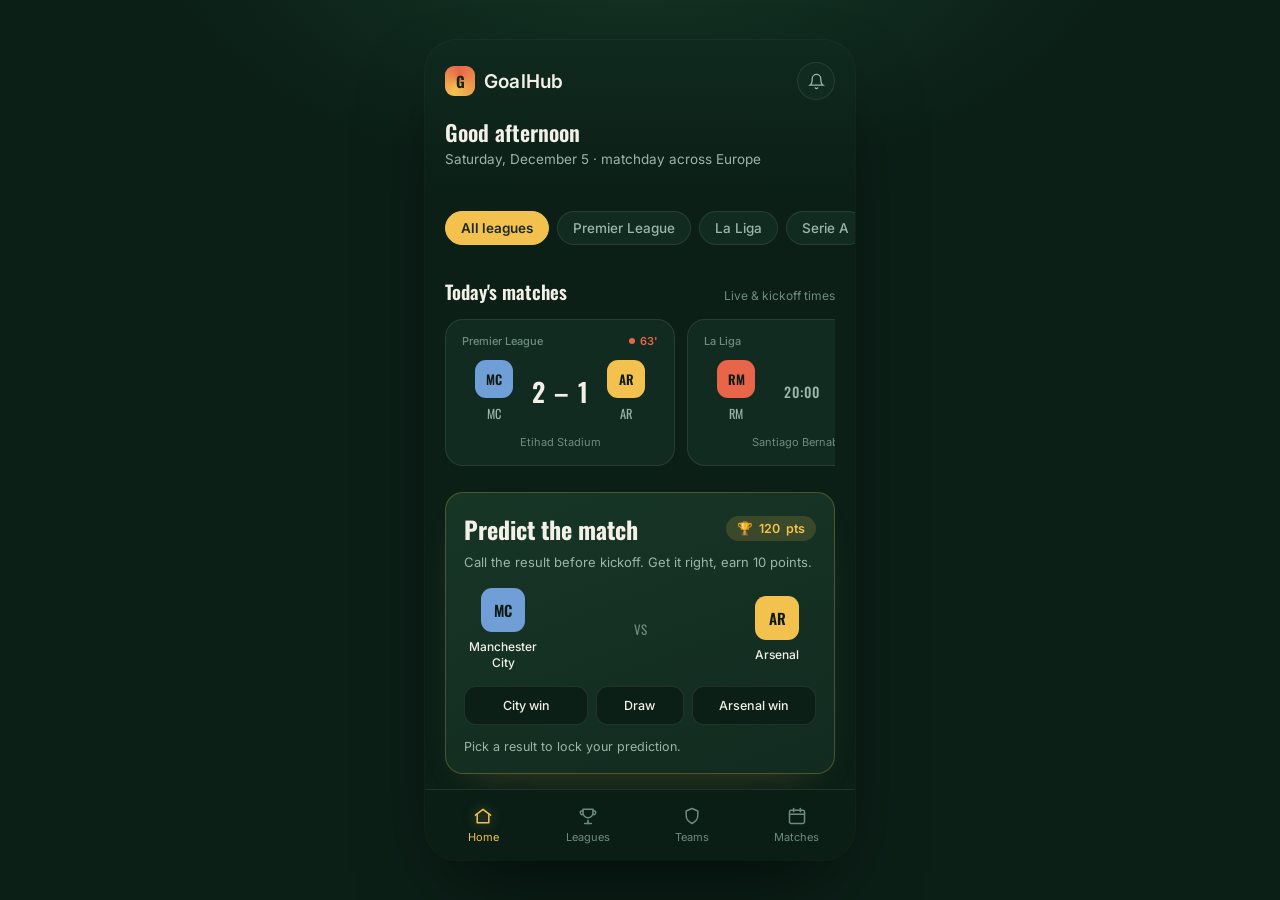
<file: index.html>
<!DOCTYPE html>
<html lang="en">
<head>
<meta charset="UTF-8">
<meta name="viewport" content="width=device-width, initial-scale=1.0">
<title>GoalHub — Home</title>
<link rel="preconnect" href="https://fonts.googleapis.com">
<link rel="preconnect" href="https://fonts.gstatic.com" crossorigin>
<link href="https://fonts.googleapis.com/css2?family=Oswald:wght@500;600;700&family=Inter:wght@400;500;600&display=swap" rel="stylesheet">
<link rel="stylesheet" href="home.css">
</head>
<body>

<div class="app-frame">
  <div class="scroll-area">

    <header class="topbar">
      <div class="topbar-row">
        <div class="brand">
          <div class="brand-mark">G</div>
          <span class="brand-name">GoalHub</span>
        </div>
        <button class="bell-btn" aria-label="Notifications">
          <svg width="17" height="17" viewBox="0 0 24 24" fill="none" stroke="currentColor" stroke-width="1.8" stroke-linecap="round"><path d="M18 8a6 6 0 0 0-12 0c0 7-3 9-3 9h18s-3-2-3-9"/><path d="M13.7 21a2 2 0 0 1-3.4 0"/></svg>
        </button>
      </div>
      <h1 class="greeting">Good afternoon</h1>
      <p class="greeting-sub" id="dateLine">Saturday, matchday across Europe</p>
    </header>

    <nav class="league-tabs" id="leagueTabs">
      <button class="chip active" data-league="all">All leagues</button>
      <button class="chip" data-league="PL">Premier League</button>
      <button class="chip" data-league="LL">La Liga</button>
      <button class="chip" data-league="SA">Serie A</button>
    </nav>

    <main>
      <section aria-labelledby="today-h">
        <div class="section-head">
          <h2 id="today-h">Today's matches</h2>
          <span class="section-sub">Live &amp; kickoff times</span>
        </div>
        <div class="match-carousel" id="todayMatches"></div>
      </section>

      <section aria-labelledby="predict-h">
        <div class="predict-card">
          <div class="predict-head">
            <h2 id="predict-h">Predict the match</h2>
            <div class="points-pill">🏆 <span id="pointsValue">120</span> pts</div>
          </div>
          <p class="predict-sub">Call the result before kickoff. Get it right, earn 10 points.</p>
          <div class="predict-match" id="predictMatch"></div>
          <div class="predict-options" id="predictOptions"></div>
          <p class="predict-status" id="predictStatus">Pick a result to lock your prediction.</p>
        </div>
      </section>

      <section aria-labelledby="upcoming-h">
        <div class="section-head">
          <h2 id="upcoming-h">Upcoming fixtures</h2>
        </div>
        <div class="fixture-list" id="upcomingList"></div>
      </section>

      <section aria-labelledby="results-h">
        <div class="section-head">
          <h2 id="results-h">Recent results</h2>
        </div>
        <div class="fixture-list" id="resultsList"></div>
      </section>
    </main>
  </div>

  <div class="empty-note" id="emptyNote"></div>

  <nav class="bottom-nav" id="bottomNav">
    <button class="nav-item active" data-tab="home">
      <svg viewBox="0 0 24 24" fill="none" stroke="currentColor" stroke-width="1.8" stroke-linecap="round" stroke-linejoin="round"><path d="M3 11l9-7 9 7"/><path d="M5 10v10h14V10"/></svg>
      Home
    </button>
    <button class="nav-item" data-tab="leagues">
      <svg viewBox="0 0 24 24" fill="none" stroke="currentColor" stroke-width="1.8" stroke-linecap="round" stroke-linejoin="round"><path d="M8 21h8"/><path d="M12 17v4"/><path d="M6 4h12v4a6 6 0 0 1-12 0V4z"/><path d="M6 6H4a2 2 0 0 0 2 4"/><path d="M18 6h2a2 2 0 0 1-2 4"/></svg>
      Leagues
    </button>
    <button class="nav-item" data-tab="teams">
      <svg viewBox="0 0 24 24" fill="none" stroke="currentColor" stroke-width="1.8" stroke-linecap="round" stroke-linejoin="round"><path d="M12 3l7 3v5c0 5-3.2 8-7 10-3.8-2-7-5-7-10V6l7-3z"/></svg>
      Teams
    </button>
    <button class="nav-item" data-tab="matches">
      <svg viewBox="0 0 24 24" fill="none" stroke="currentColor" stroke-width="1.8" stroke-linecap="round" stroke-linejoin="round"><rect x="3" y="5" width="18" height="16" rx="2"/><path d="M3 10h18"/><path d="M8 3v4"/><path d="M16 3v4"/></svg>
      Matches
    </button>
  </nav>
</div>

<script src="home.js"></script>
</body>
</html>
</file>
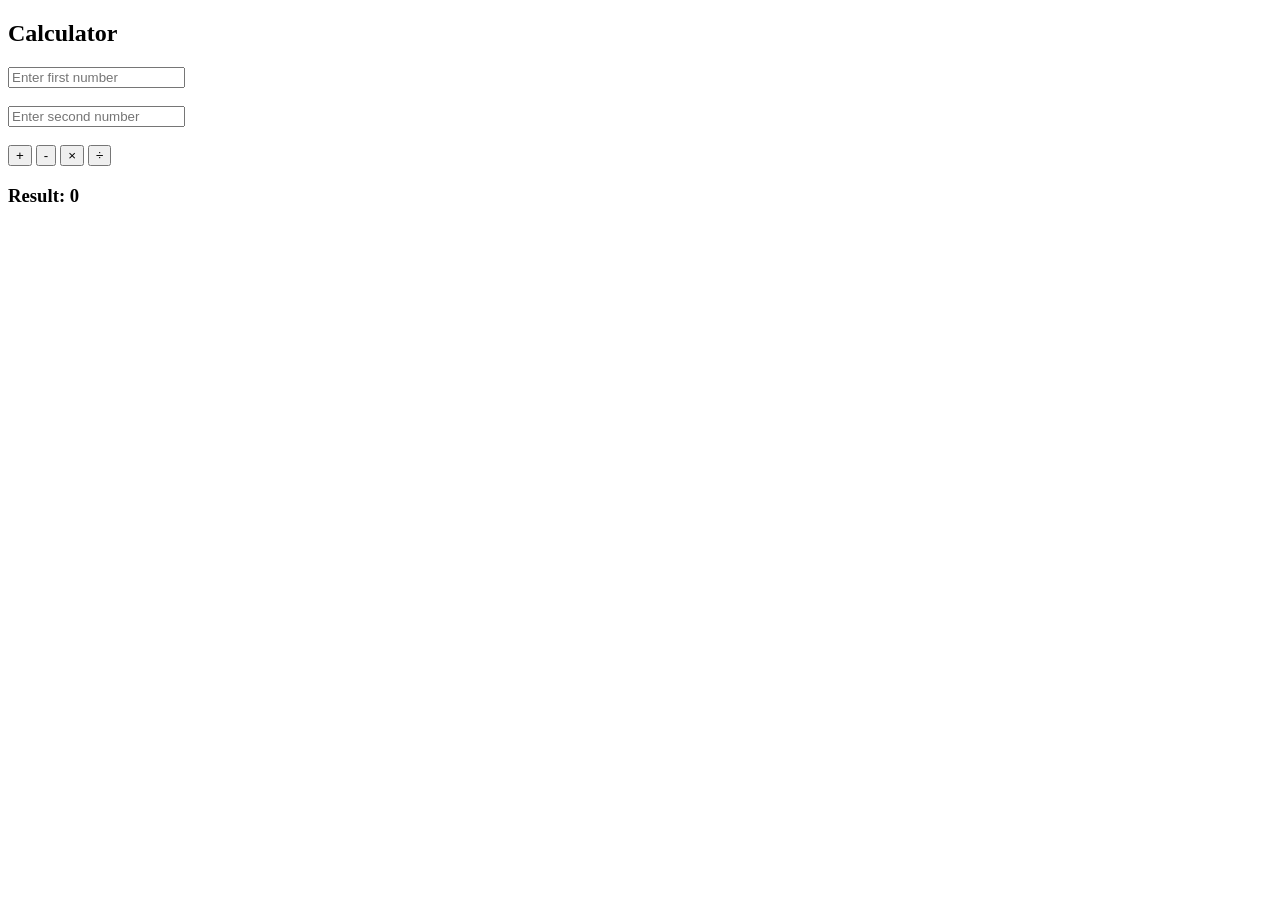
<file: Week 2/calculator.html>
<!DOCTYPE html>
<html>
<head>
<title>Calculator</title>
</head>
<body>

  <h2>Calculator</h2>

  <input type="number" id="num1" placeholder="Enter first number">
  <br><br>
  <input type="number" id="num2" placeholder="Enter second number">
  <br><br>

  <button onclick="calculate('+')">+</button>
  <button onclick="calculate('-')">-</button>
  <button onclick="calculate('*')">×</button>
  <button onclick="calculate('/')">÷</button>

  <h3>Result: <span id="result">0</span></h3>
  <script src="calculator.js"></script>

</body>
</html>
</file>
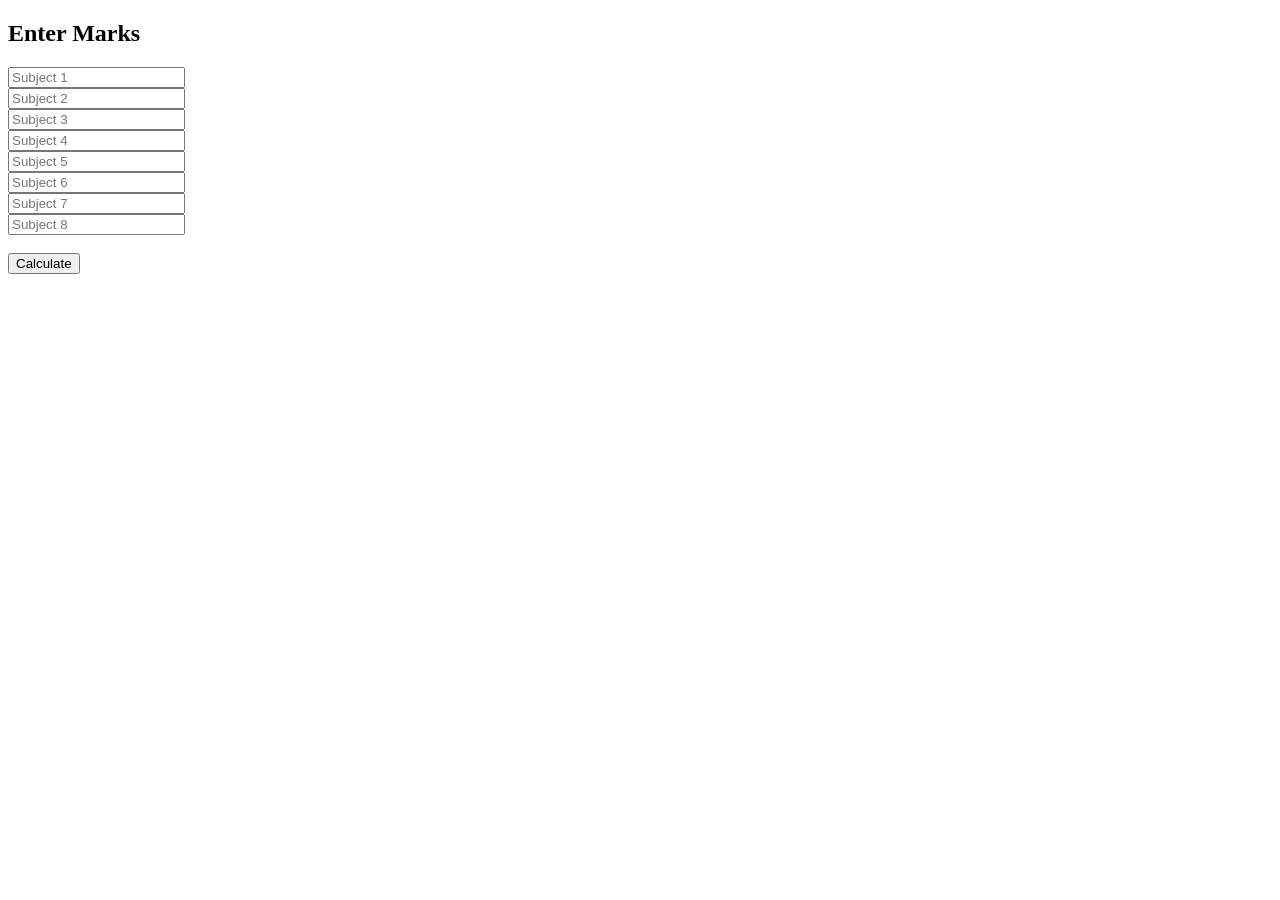
<file: Week 2/marks.html>
<!DOCTYPE html>
<html>
<head>
  <title>Marks Calculator</title>
</head>
<body>

  <h2>Enter Marks</h2>

  <input type="number" id="m1" placeholder="Subject 1"><br>
  <input type="number" id="m2" placeholder="Subject 2"><br>
  <input type="number" id="m3" placeholder="Subject 3"><br>
  <input type="number" id="m4" placeholder="Subject 4"><br>
  <input type="number" id="m5" placeholder="Subject 5"><br>
  <input type="number" id="m6" placeholder="Subject 6"><br>
  <input type="number" id="m7" placeholder="Subject 7"><br>
  <input type="number" id="m8" placeholder="Subject 8"><br><br>

  <button onclick="calculate()">Calculate</button>

  <h3 id="output"></h3>

  <script src="marks.js"></script>
</body>
</html>
</file>
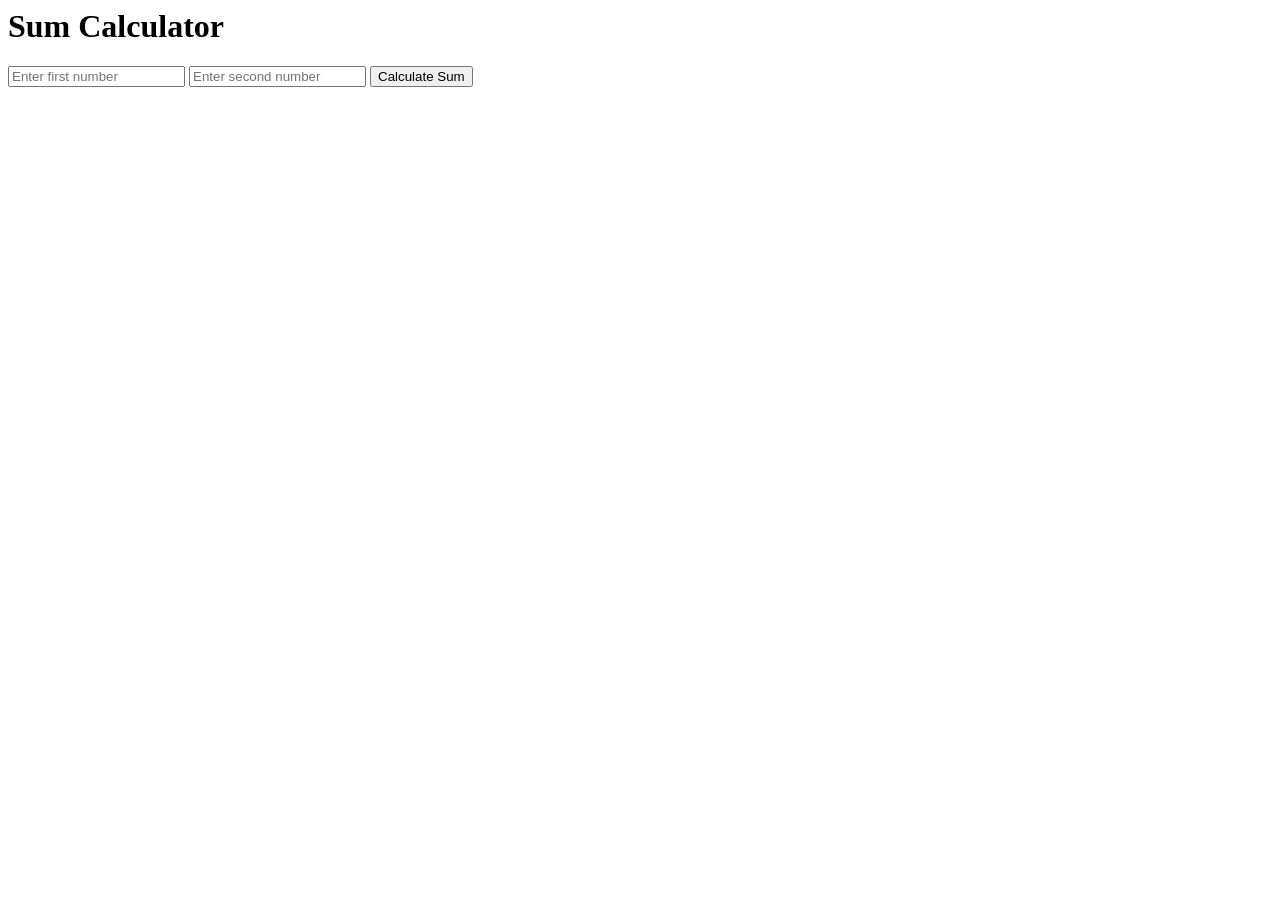
<file: Week 2/sum.html>
<html>
    <head>
        <title>Sum Calculator</title>
        <script src="sum.js"></script>
    </head>
<body>
    <h1>Sum Calculator</h1>
    <input type="number" id="num1" placeholder="Enter first number">
    <input type="number" id="num2" placeholder="Enter second number">
    <button onclick="calculateSum()">Calculate Sum</button>
    <p id="result"></p>
   

</body>    
</html>
</file>
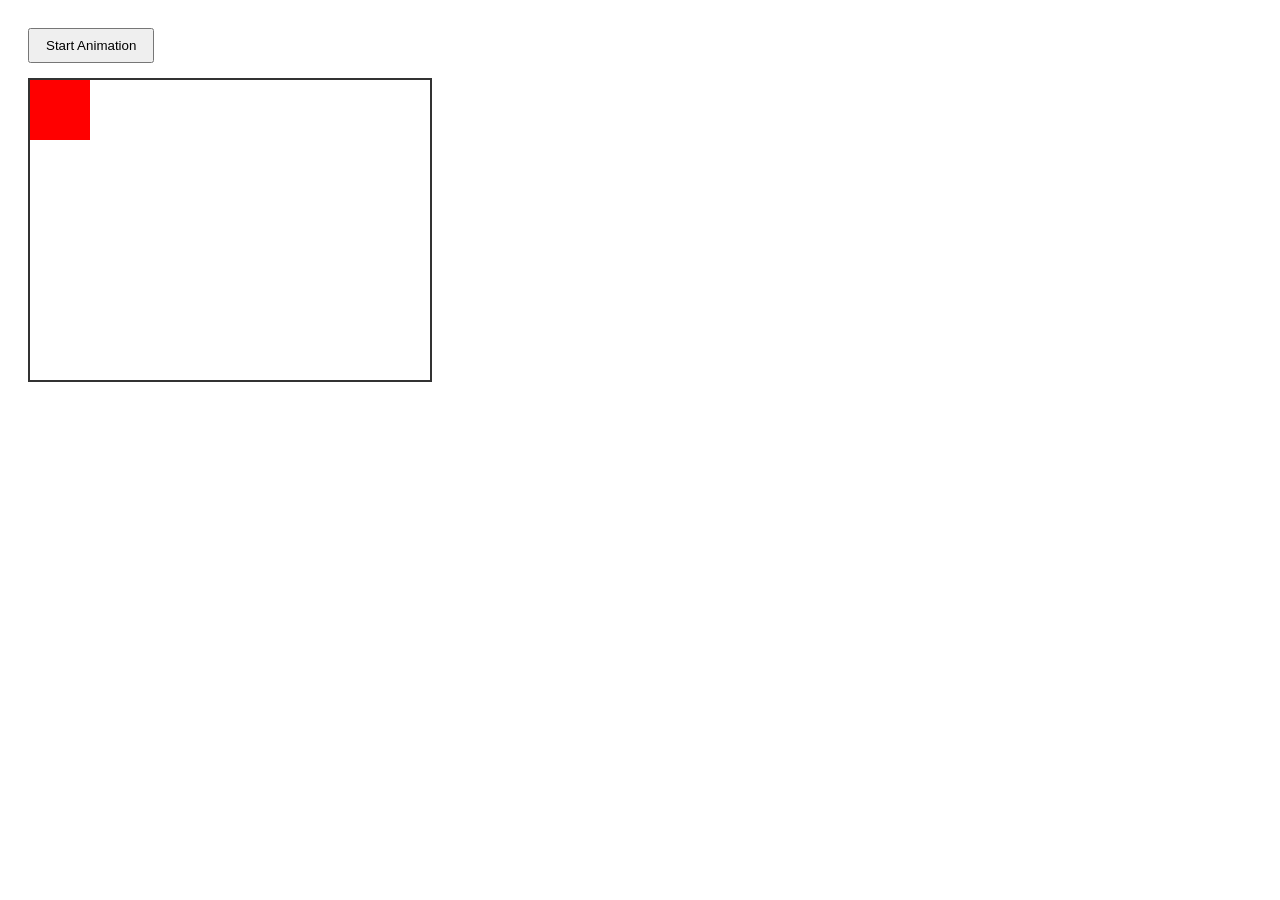
<file: Week 3/position.html>
<!DOCTYPE html>
<html lang="en">
<head>
  <meta charset="UTF-8">
  <title>Box Animation</title>
  <link rel="stylesheet" href="position.css">
</head>
<body>
  <button id="startBtn">Start Animation</button>
  <div class="container">
    <div id="box"></div>
  </div>
  <script src="position.js"></script>
</body>
</html>
</file>
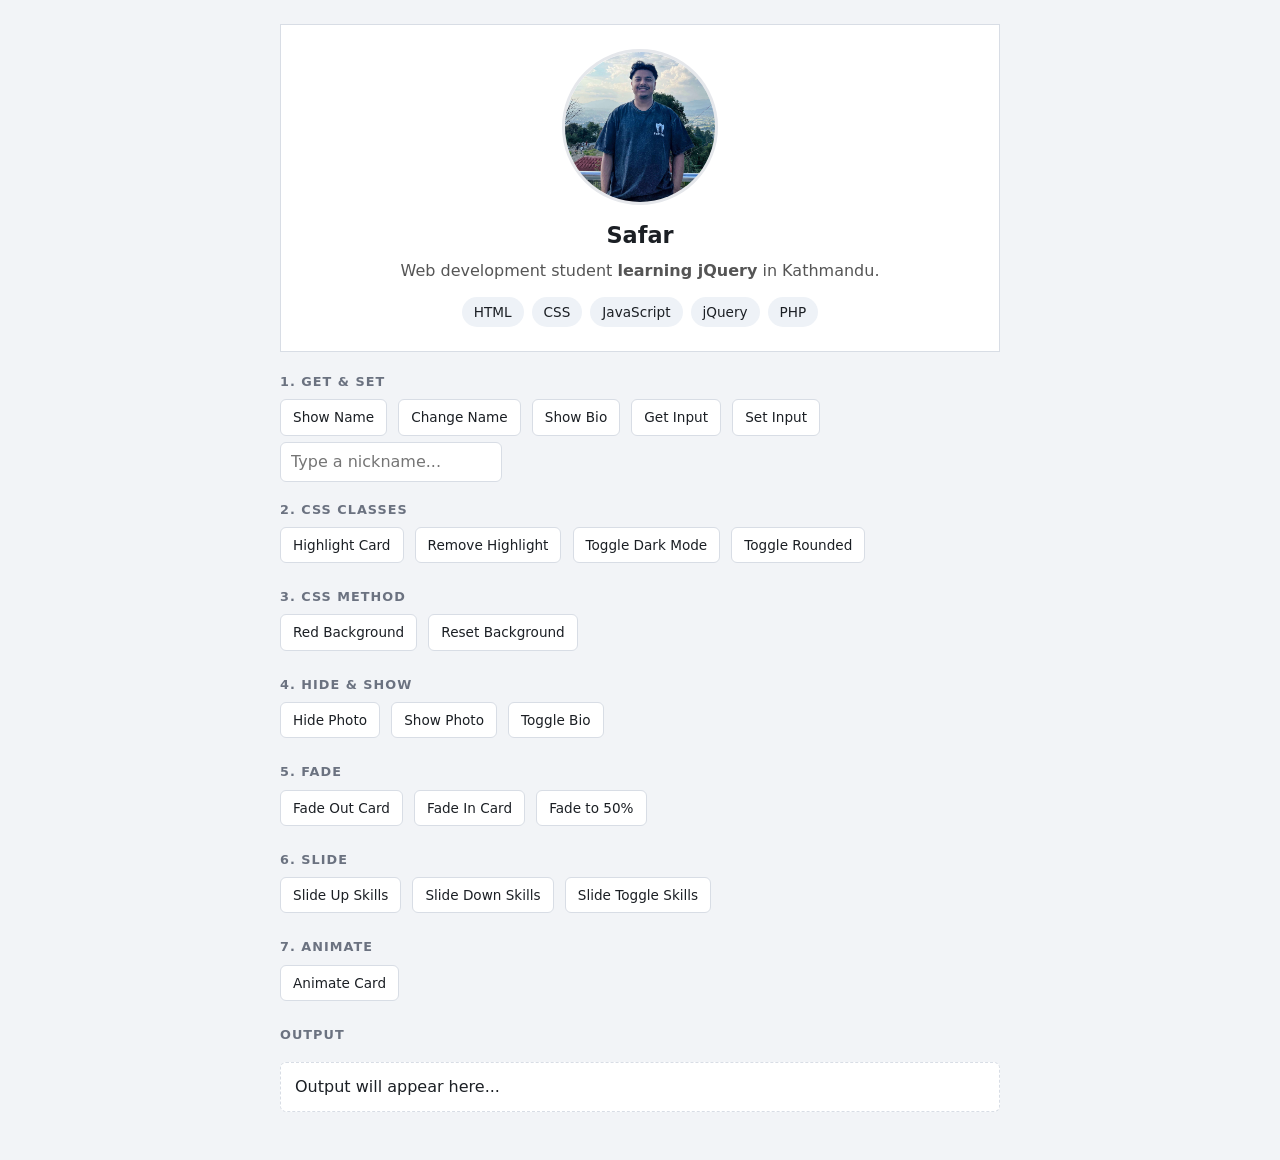
<file: Week 3/profile.html>
<!DOCTYPE html>
<html lang="en">
<head>
<meta charset="UTF-8">
<title>jQuery Profile Practice</title>
<link rel="stylesheet" href="profile.css">
<script src="https://code.jquery.com/jquery-3.7.1.min.js"></script>
</head>
<body>
<div class="wrap">

  <!-- ============ PROFILE CARD ============ -->
  <div id="profile-card">
    <img id="profile-photo" src="safar.jpg" alt="Profile photo">
    <h2 id="student-name">Safar</h2>
    <p id="student-bio">Web development student <b>learning jQuery</b> in Kathmandu.</p>
    <ul id="skills-list">
      <li>HTML</li><li>CSS</li><li>JavaScript</li><li>jQuery</li><li>PHP</li>
    </ul>
  </div>

  <!-- ============ CONTROLS ============ -->
  <h3>1. Get &amp; Set</h3>
  <button id="show-name">Show Name</button>
  <button id="change-name">Change Name</button>
  <button id="show-bio">Show Bio</button>
  <button id="get-input">Get Input</button>
  <button id="set-input">Set Input</button>
  <br><input type="text" id="nickname-input" placeholder="Type a nickname...">

  <h3>2. CSS Classes</h3>
  <button id="highlight">Highlight Card</button>
  <button id="remove-highlight">Remove Highlight</button>
  <button id="toggle-dark">Toggle Dark Mode</button>
  <button id="toggle-rounded">Toggle Rounded</button>

  <h3>3. CSS Method</h3>
  <button id="red-bg">Red Background</button>
  <button id="reset-bg">Reset Background</button>

  <h3>4. Hide &amp; Show</h3>
  <button id="hide-photo">Hide Photo</button>
  <button id="show-photo">Show Photo</button>
  <button id="toggle-bio">Toggle Bio</button>

  <h3>5. Fade</h3>
  <button id="fade-out">Fade Out Card</button>
  <button id="fade-in">Fade In Card</button>
  <button id="fade-half">Fade to 50%</button>

  <h3>6. Slide</h3>
  <button id="slide-up">Slide Up Skills</button>
  <button id="slide-down">Slide Down Skills</button>
  <button id="slide-toggle">Slide Toggle Skills</button>

  <h3>7. Animate</h3>
  <button id="animate-card">Animate Card</button>

  <h3>Output</h3>
  <div id="output">Output will appear here...</div>
</div>

<script src="profile.js"></script>
</body>
</html>
</file>
<file: home.css>
:root{
    --bg:#0b1f17;
    --bg-glow:#0f2a1f;
    --surface:#122b20;
    --surface-2:#173626;
    --line:rgba(155,182,168,0.14);
    --gold:#f2c14e;
    --gold-soft:rgba(242,193,78,0.16);
    --coral:#e8654a;
    --teal:#4ea89a;
    --sky:#6f9fd6;
    --plum:#b083c9;
    --text:#f3f1e7;
    --text-muted:#9bb6a8;
    --text-dim:#6e8c7d;
    --radius-card:18px;
    --radius-pill:999px;
  }

  *{ box-sizing:border-box; }
  html,body{ height:100%; }
  body{
    margin:0;
    font-family:'Inter',sans-serif;
    background:
      radial-gradient(ellipse 900px 500px at 50% -10%, #163827 0%, var(--bg) 55%);
    color:var(--text);
    min-height:100vh;
    display:flex;
    justify-content:center;
    -webkit-font-smoothing:antialiased;
  }

  h1,h2,h3{ font-family:'Oswald',sans-serif; margin:0; }

  button{ font-family:inherit; }

  /* ---------- app frame ---------- */
  .app-frame{
    width:100%;
    max-width:430px;
    min-height:100vh;
    background:var(--bg);
    display:flex;
    flex-direction:column;
    position:relative;
  }

  @media (min-width:560px){
    body{ padding:40px 16px; }
    .app-frame{
      min-height:auto;
      border-radius:32px;
      box-shadow:0 40px 90px -30px rgba(0,0,0,0.7), 0 0 0 1px rgba(255,255,255,0.04);
      overflow:hidden;
      max-height:900px;
    }
    .scroll-area{ max-height:836px; overflow-y:auto; }
  }

  /* ---------- topbar ---------- */
  .topbar{
    padding:22px 20px 14px;
    background:linear-gradient(180deg, #14332486 0%, transparent 100%);
  }
  .topbar-row{
    display:flex;
    align-items:center;
    justify-content:space-between;
  }
  .brand{
    display:flex;
    align-items:center;
    gap:9px;
  }
  .brand-mark{
    width:30px; height:30px;
    border-radius:9px;
    background:conic-gradient(from 210deg, var(--gold), var(--coral) 40%, var(--gold) 100%);
    display:flex; align-items:center; justify-content:center;
    font-family:'Oswald',sans-serif; font-weight:700; font-size:15px; color:#152417;
  }
  .brand-name{ font-size:19px; font-weight:600; letter-spacing:0.2px; }
  .bell-btn{
    width:38px; height:38px; border-radius:50%;
    border:1px solid var(--line);
    background:var(--surface);
    display:flex; align-items:center; justify-content:center;
    color:var(--text-muted);
    cursor:pointer;
  }
  .bell-btn:focus-visible, button:focus-visible, .chip:focus-visible{
    outline:2px solid var(--gold); outline-offset:2px;
  }
  .greeting{
    margin-top:16px;
    font-size:22px;
    font-weight:600;
  }
  .greeting-sub{
    margin-top:3px;
    font-size:13.5px;
    color:var(--text-muted);
  }

  /* ---------- league chips ---------- */
  .league-tabs{
    display:flex;
    gap:8px;
    padding:16px 20px 4px;
    overflow-x:auto;
    scrollbar-width:none;
  }
  .league-tabs::-webkit-scrollbar{ display:none; }
  .chip{
    flex:none;
    padding:8px 15px;
    border-radius:var(--radius-pill);
    border:1px solid var(--line);
    background:var(--surface);
    color:var(--text-muted);
    font-size:13.5px;
    font-weight:500;
    cursor:pointer;
    white-space:nowrap;
    transition:background .15s ease, color .15s ease, border-color .15s ease;
  }
  .chip.active{
    background:var(--gold);
    border-color:var(--gold);
    color:#1b2a1f;
    font-weight:600;
  }

  main{ padding:6px 0 100px; }

  section{ padding:22px 20px 0; }

  .section-head{
    display:flex;
    align-items:baseline;
    justify-content:space-between;
    margin-bottom:14px;
  }
  .section-head h2{ font-size:19px; font-weight:600; }
  .section-sub{ font-size:12px; color:var(--text-dim); }

  /* ---------- today match carousel ---------- */
  .match-carousel{
    display:flex;
    gap:12px;
    overflow-x:auto;
    padding-bottom:4px;
    scrollbar-width:none;
  }
  .match-carousel::-webkit-scrollbar{ display:none; }

  .match-card{
    flex:none;
    width:230px;
    background:var(--surface);
    border:1px solid var(--line);
    border-radius:var(--radius-card);
    padding:14px 16px 16px;
  }
  .match-card-top{
    display:flex;
    align-items:center;
    justify-content:space-between;
    margin-bottom:12px;
  }
  .league-tag{ font-size:11px; color:var(--text-dim); font-weight:500; }
  .live-badge{
    display:flex; align-items:center; gap:5px;
    font-size:11px; font-weight:600; color:var(--coral);
  }
  .live-dot{
    width:6px; height:6px; border-radius:50%;
    background:var(--coral);
    animation:pulse 1.4s ease-in-out infinite;
  }
  @keyframes pulse{
    0%,100%{ opacity:1; transform:scale(1); }
    50%{ opacity:0.35; transform:scale(0.75); }
  }
  .scoreline{
    display:flex; align-items:center; justify-content:space-between;
  }
  .team-block{
    display:flex; flex-direction:column; align-items:center; gap:6px; width:64px;
  }
  .crest{
    width:38px; height:38px; border-radius:11px;
    display:flex; align-items:center; justify-content:center;
    font-family:'Oswald',sans-serif; font-weight:600; font-size:13px;
    color:#0d1a13;
  }
  .team-code{ font-family:'Oswald',sans-serif; font-size:12.5px; color:var(--text-muted); }
  .score-mid{
    font-family:'Oswald',sans-serif;
    font-size:26px;
    font-weight:600;
    font-variant-numeric:tabular-nums;
    letter-spacing:1px;
  }
  .score-mid.kickoff{ font-size:14px; color:var(--text-muted); font-weight:500; }
  .match-stadium{
    margin-top:12px;
    font-size:11px;
    color:var(--text-dim);
    text-align:center;
  }

  /* ---------- predict card ---------- */
  .predict-card{
    background:linear-gradient(160deg, var(--surface-2) 0%, var(--surface) 100%);
    border:1px solid rgba(242,193,78,0.25);
    border-radius:var(--radius-card);
    padding:18px;
    box-shadow:0 18px 40px -24px rgba(242,193,78,0.25);
  }
  .predict-head{
    display:flex; align-items:center; justify-content:space-between;
  }
  .points-pill{
    display:flex; align-items:center; gap:6px;
    background:var(--gold-soft);
    color:var(--gold);
    padding:5px 11px;
    border-radius:var(--radius-pill);
    font-size:12.5px;
    font-weight:600;
  }
  .predict-sub{
    margin:6px 0 16px;
    font-size:13px;
    color:var(--text-muted);
    line-height:1.5;
  }
  .predict-match{
    display:flex; align-items:center; justify-content:space-between;
    margin-bottom:16px;
  }
  .predict-team{
    display:flex; flex-direction:column; align-items:center; gap:7px; width:78px;
  }
  .predict-team .crest{ width:44px; height:44px; font-size:15px; }
  .predict-team-name{ font-size:12px; text-align:center; color:var(--text); font-weight:500; line-height:1.3; }
  .predict-vs{ font-family:'Oswald',sans-serif; color:var(--text-dim); font-size:13px; }

  .predict-options{
    display:grid;
    grid-template-columns:1fr 0.7fr 1fr;
    gap:8px;
  }
  .predict-btn{
    padding:11px 6px;
    border-radius:12px;
    border:1px solid var(--line);
    background:var(--bg);
    color:var(--text);
    font-size:12.5px;
    font-weight:500;
    cursor:pointer;
    text-align:center;
    transition:border-color .15s ease, background .15s ease, transform .1s ease;
  }
  .predict-btn:hover{ border-color:var(--gold); }
  .predict-btn.chosen{
    background:var(--gold);
    color:#1b2a1f;
    border-color:var(--gold);
    font-weight:600;
  }
  .predict-btn:disabled{ cursor:default; opacity:0.55; }
  .predict-btn:disabled:hover{ border-color:var(--line); }
  .predict-btn.chosen:disabled{ opacity:1; }

  .predict-status{
    margin:14px 0 0;
    font-size:12.5px;
    color:var(--text-muted);
    min-height:16px;
  }
  .predict-status.win{ color:var(--gold); font-weight:500; }
  .predict-status.lose{ color:var(--text-dim); }

  /* ---------- fixture / result lists ---------- */
  .fixture-list{ display:flex; flex-direction:column; }
  .fixture-row{
    display:flex; align-items:center; justify-content:space-between;
    padding:13px 2px;
    border-bottom:1px solid var(--line);
  }
  .fixture-row:last-child{ border-bottom:none; }
  .fixture-teams{ display:flex; flex-direction:column; gap:5px; }
  .fixture-team-line{ display:flex; align-items:center; gap:8px; font-size:13.5px; }
  .mini-crest{
    width:20px; height:20px; border-radius:6px;
    display:flex; align-items:center; justify-content:center;
    font-family:'Oswald',sans-serif; font-size:9px; font-weight:600; color:#0d1a13;
    flex:none;
  }
  .fixture-meta{ text-align:right; }
  .fixture-time{ font-size:12px; color:var(--text-dim); }
  .fixture-score{
    font-family:'Oswald',sans-serif; font-size:15px; font-weight:600;
    font-variant-numeric:tabular-nums;
  }
  .fixture-league-dot{
    display:inline-block; width:6px; height:6px; border-radius:50%;
    margin-right:6px; vertical-align:middle;
  }

  /* ---------- bottom nav ---------- */
  .bottom-nav{
    position:sticky;
    bottom:0;
    left:0; right:0;
    display:flex;
    background:rgba(11,31,23,0.92);
    backdrop-filter:blur(10px);
    border-top:1px solid var(--line);
    padding:10px 6px calc(10px + env(safe-area-inset-bottom));
  }
  .nav-item{
    flex:1;
    display:flex; flex-direction:column; align-items:center; gap:4px;
    background:none; border:none;
    color:var(--text-dim);
    font-size:11px;
    padding:6px 2px;
    cursor:pointer;
    border-radius:12px;
  }
  .nav-item svg{ width:20px; height:20px; }
  .nav-item.active{ color:var(--gold); }
  .nav-item.active svg{ filter:drop-shadow(0 0 6px rgba(242,193,78,0.5)); }

  .empty-note{
    position:absolute;
    left:16px; right:16px;
    bottom:78px;
    background:var(--surface-2);
    border:1px solid var(--line);
    border-radius:14px;
    padding:12px 14px;
    font-size:12.5px;
    color:var(--text-muted);
    text-align:center;
    opacity:0;
    transform:translateY(8px);
    transition:opacity .25s ease, transform .25s ease;
    pointer-events:none;
  }
  .empty-note.show{ opacity:1; transform:translateY(0); }
</file>
<file: Week 3/position.css>
body {
  font-family: sans-serif;
  padding: 20px;
}

#startBtn {
  margin-bottom: 15px;
  padding: 8px 16px;
  cursor: pointer;
}

.container {
  position: relative;
  width: 400px;
  height: 300px;
  border: 2px solid #333;
}

#box {
  position: absolute;
  top: 0;
  left: 0;
  width: 60px;
  height: 60px;
  background-color: red;
  transition: top 1s ease, left 1s ease, background-color 1s ease;
}
</file>
<file: Week 3/profile.css>
body {
  margin: 0;
  padding: 24px 16px 48px;
  background: #f2f4f7;
  color: #1b1f24;
  font-family: system-ui, -apple-system, "Segoe UI", Roboto, sans-serif;
  line-height: 1.5;
}

.wrap {
  max-width: 720px;
  margin: 0 auto;
}

/* ---------- profile card ---------- */
#profile-card {
  background: #fff;
  color: #1b1f24;
  border: 1px solid #d8dde5;
  padding: 24px;
  text-align: center;
  margin-bottom: 20px;
}

#profile-photo {
  width: 150px;
  height: 150px;
  object-fit: cover;
  display: block;
  margin: 0 auto 14px;
  border-radius: 50%;
  border: 3px solid #e5e7eb;
}

#student-name {
  margin: 0 0 6px;
  font-size: 1.4rem;
}

#student-bio {
  color: #555;
  margin: 0 0 14px;
}

#skills-list {
  list-style: none;
  padding: 0;
  margin: 0;
  display: flex;
  flex-wrap: wrap;
  gap: 8px;
  justify-content: center;
}

#skills-list li {
  background: #eef2f7;
  padding: 5px 12px;
  border-radius: 999px;
  font-size: 0.85rem;
}

/* ---------- classes toggled by jQuery ---------- */
.highlighted {
  border: 3px solid #f1c40f !important;
  box-shadow: 0 0 14px rgba(241, 196, 15, 0.6);
}

.dark-mode {
  background: #222 !important;
  color: #eee !important;
}
.dark-mode #student-bio { color: #bbb; }
.dark-mode #skills-list li { background: #3a3a3a; color: #eee; }

.rounded {
  border-radius: 50%;
}

.shadow {
  box-shadow: 0 8px 20px rgba(0, 0, 0, 0.45);
}

/* ---------- controls ---------- */
h3 {
  margin: 18px 0 8px;
  font-size: 0.8rem;
  text-transform: uppercase;
  letter-spacing: 0.08em;
  color: #6b7280;
}

button {
  font: inherit;
  font-size: 0.85rem;
  padding: 7px 12px;
  margin: 0 6px 6px 0;
  cursor: pointer;
  background: #fff;
  color: #1b1f24;
  border: 1px solid #d8dde5;
  border-radius: 6px;
}
button:hover {
  border-color: #2563eb;
  color: #2563eb;
}

input {
  font: inherit;
  padding: 7px 10px;
  border: 1px solid #d8dde5;
  border-radius: 6px;
  background: #fff;
  color: #1b1f24;
  width: 200px;
  max-width: 100%;
}

#output {
  margin-top: 18px;
  padding: 12px 14px;
  border: 1px dashed #d8dde5;
  border-radius: 6px;
  min-height: 22px;
  background: #fff;
  color: #1b1f24;
  overflow-x: auto;
  white-space: pre-wrap;
  word-break: break-word;
}
</file>
